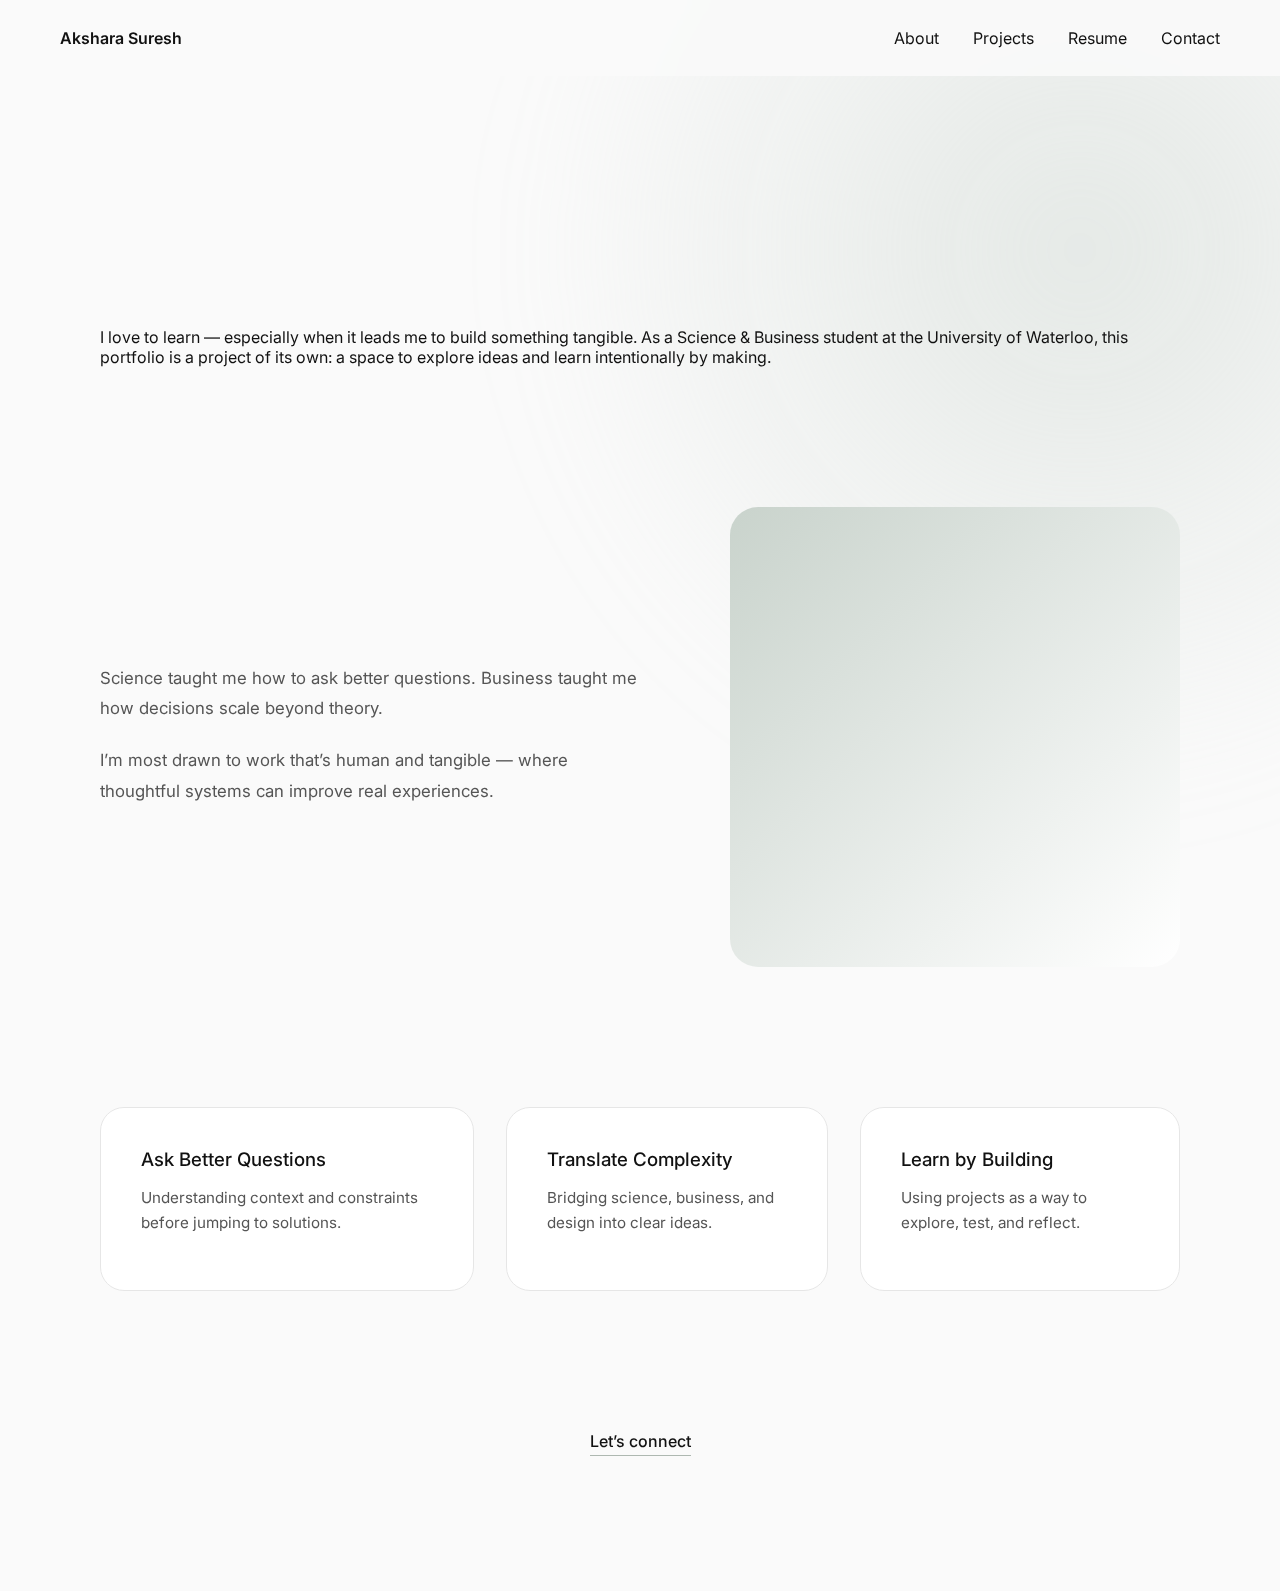
<file: index.html>
<!DOCTYPE html>
<html lang="en">
<head>
  <meta charset="UTF-8" />
  <title>Akshara Suresh</title>

  <link href="https://fonts.googleapis.com/css2?family=Inter:wght@300;400;500;600&display=swap" rel="stylesheet">

  <style>
    :root {
      --accent: #c9d3cc;
      --accent-dark: #aeb8b1;
      --text-main: #111;
      --text-muted: #555;
      --bg-main: #fafafa;
    }

    * { box-sizing: border-box; }

    body {
      margin: 0;
      font-family: 'Inter', sans-serif;
      background: var(--bg-main);
      color: var(--text-main);
      overflow-x: hidden;
    }

    /* ===== BACKGROUND SHAPE ===== */
    .background-shape {
      position: fixed;
      top: -300px;
      right: -350px;
      width: 1100px;
      height: 1100px;
      background: radial-gradient(
        circle at center,
        rgba(201, 211, 204, 0.45),
        rgba(201, 211, 204, 0.22),
        transparent 70%
      );
      filter: blur(55px);
      z-index: -1;
      pointer-events: none;
      transition: transform 0.2s ease-out;
    }

    /* NAV */
    nav {
      display: flex;
      justify-content: space-between;
      align-items: center;
      padding: 28px 60px;
      position: sticky;
      top: 0;
      background: rgba(250,250,250,0.9);
      backdrop-filter: blur(10px);
      z-index: 10;
    }

    nav .name { font-weight: 600; }

    nav a {
      margin-left: 30px;
      text-decoration: none;
      color: var(--text-main);
      position: relative;
    }

    nav a::after {
      content: '';
      position: absolute;
      bottom: -4px;
      left: 0;
      width: 0%;
      height: 1px;
      background: var(--accent-dark);
      transition: width 0.3s ease;
    }

    nav a:hover::after { width: 100%; }

    /* SECTIONS */
    section {
      max-width: 1200px;
      margin: 140px auto;
      padding: 0 60px;
    }

    /* HERO */
    .hero-title {
      font-size: 4.2rem;
      font-weight: 500;
      letter-spacing: -0.03em;
      overflow: hidden;
      margin-bottom: 30px;
    }

    .hero-title span {
      display: inline-block;
      transform: translateY(100%);
      animation: revealText 0.9s ease forwards;
    }

    @keyframes revealText {
      to { transform: translateY(0); }
    }

    .hero p {
      font-size: 1.2rem;
      max-width: 700px;
      line-height: 1.8;
      color: var(--text-muted);
    }

    /* SPLIT */
    .split {
      display: grid;
      grid-template-columns: 1.1fr 0.9fr;
      gap: 80px;
      align-items: center;
    }

    .text p {
      font-size: 1.05rem;
      line-height: 1.8;
      color: var(--text-muted);
      margin-bottom: 22px;
    }

    /* VISUAL */
    .visual {
      height: 460px;
      border-radius: 28px;
      background: linear-gradient(135deg, var(--accent), #ffffff);
      transition: transform 0.2s ease-out;
      will-change: transform;
    }

    /* ===== DRAGGABLE THINKING CARDS ===== */
    .thinking-wrapper {
      display: flex;
      gap: 32px;
      position: relative;
      touch-action: none;
    }

    .think-card {
      min-width: 320px;
      padding: 40px;
      border-radius: 24px;
      border: 1px solid #e6e6e6;
      background: #ffffff;
      cursor: grab;
      user-select: none;
      transition: box-shadow 0.3s ease;
      will-change: transform;
    }

    .think-card:active {
      cursor: grabbing;
    }

    .think-card h3 {
      margin-top: 0;
      font-weight: 500;
      margin-bottom: 12px;
    }

    .think-card p {
      font-size: 0.95rem;
      color: var(--text-muted);
      line-height: 1.6;
    }

    .think-card.dragging {
      box-shadow: 0 18px 40px rgba(0,0,0,0.12);
    }

    /* CTA */
    .cta {
      text-align: center;
    }

    .cta a {
      text-decoration: none;
      color: var(--text-main);
      font-weight: 500;
      border-bottom: 1px solid var(--accent-dark);
      padding-bottom: 4px;
    }

    /* MOBILE */
    @media (max-width: 900px) {
      nav { padding: 22px 30px; }
      section { padding: 0 30px; margin: 100px auto; }
      .hero-title { font-size: 3rem; }
      .split { grid-template-columns: 1fr; }
    }
  </style>
</head>

<body>

  <div class="background-shape" id="bgShape"></div>

  <nav>
    <div class="name">Akshara Suresh</div>
    <div>
      <a href="index.html">About</a>
      <a href="projects.html">Projects</a>
      <a href="resume.html">Resume</a>
      <a href="contact.html">Contact</a>
    </div>
  </nav>

  <!-- HERO -->
  <section>
    <h1 class="hero-title"><span>Hi, I’m Akshara.</span></h1>
    <p>
      I love to learn — especially when it leads me to build something tangible.
      As a Science & Business student at the University of Waterloo, this portfolio
      is a project of its own: a space to explore ideas and learn intentionally by making.
    </p>
  </section>

  <!-- STORY -->
  <section class="split">
    <div class="text">
      <p>
        Science taught me how to ask better questions. Business taught me how
        decisions scale beyond theory.
      </p>
      <p>
        I’m most drawn to work that’s human and tangible — where thoughtful systems
        can improve real experiences.
      </p>
    </div>
    <div class="visual" id="visual"></div>
  </section>

  <!-- THINKING -->
  <section>
    <div class="thinking-wrapper">
      <div class="think-card">
        <h3>Ask Better Questions</h3>
        <p>Understanding context and constraints before jumping to solutions.</p>
      </div>
      <div class="think-card">
        <h3>Translate Complexity</h3>
        <p>Bridging science, business, and design into clear ideas.</p>
      </div>
      <div class="think-card">
        <h3>Learn by Building</h3>
        <p>Using projects as a way to explore, test, and reflect.</p>
      </div>
    </div>
  </section>

  <!-- CTA -->
  <section class="cta">
    <a href="contact.html">Let’s connect</a>
  </section>

  <!-- SCRIPTS -->
  <script>
    /* Narrative Scroll */
    const bg = document.getElementById('bgShape');
    const visual = document.getElementById('visual');

    window.addEventListener('scroll', () => {
      const scrollY = window.scrollY;
      bg.style.transform = `translateY(${scrollY * 0.08}px)`;
      if (visual) {
        visual.style.transform = `scale(${1 - scrollY * 0.0002})`;
      }
    });

    /* Draggable Cards (Mouse + Touch) */
    document.querySelectorAll('.think-card').forEach(card => {
      let startX = 0, startY = 0, x = 0, y = 0;

      const startDrag = e => {
        card.classList.add('dragging');
        const p = e.touches ? e.touches[0] : e;
        startX = p.clientX - x;
        startY = p.clientY - y;
        document.addEventListener('mousemove', onDrag);
        document.addEventListener('mouseup', endDrag);
        document.addEventListener('touchmove', onDrag);
        document.addEventListener('touchend', endDrag);
      };

      const onDrag = e => {
        const p = e.touches ? e.touches[0] : e;
        x = p.clientX - startX;
        y = p.clientY - startY;
        card.style.transform = `translate(${x}px, ${y}px)`;
      };

      const endDrag = () => {
        card.classList.remove('dragging');
        card.style.transition = 'transform 0.4s ease';
        card.style.transform = 'translate(0, 0)';
        x = y = 0;
        setTimeout(() => card.style.transition = '', 400);
        document.removeEventListener('mousemove', onDrag);
        document.removeEventListener('mouseup', endDrag);
        document.removeEventListener('touchmove', onDrag);
        document.removeEventListener('touchend', endDrag);
      };

      card.addEventListener('mousedown', startDrag);
      card.addEventListener('touchstart', startDrag, { passive: true });
    });
  </script>

</body>
</html>
</file>
